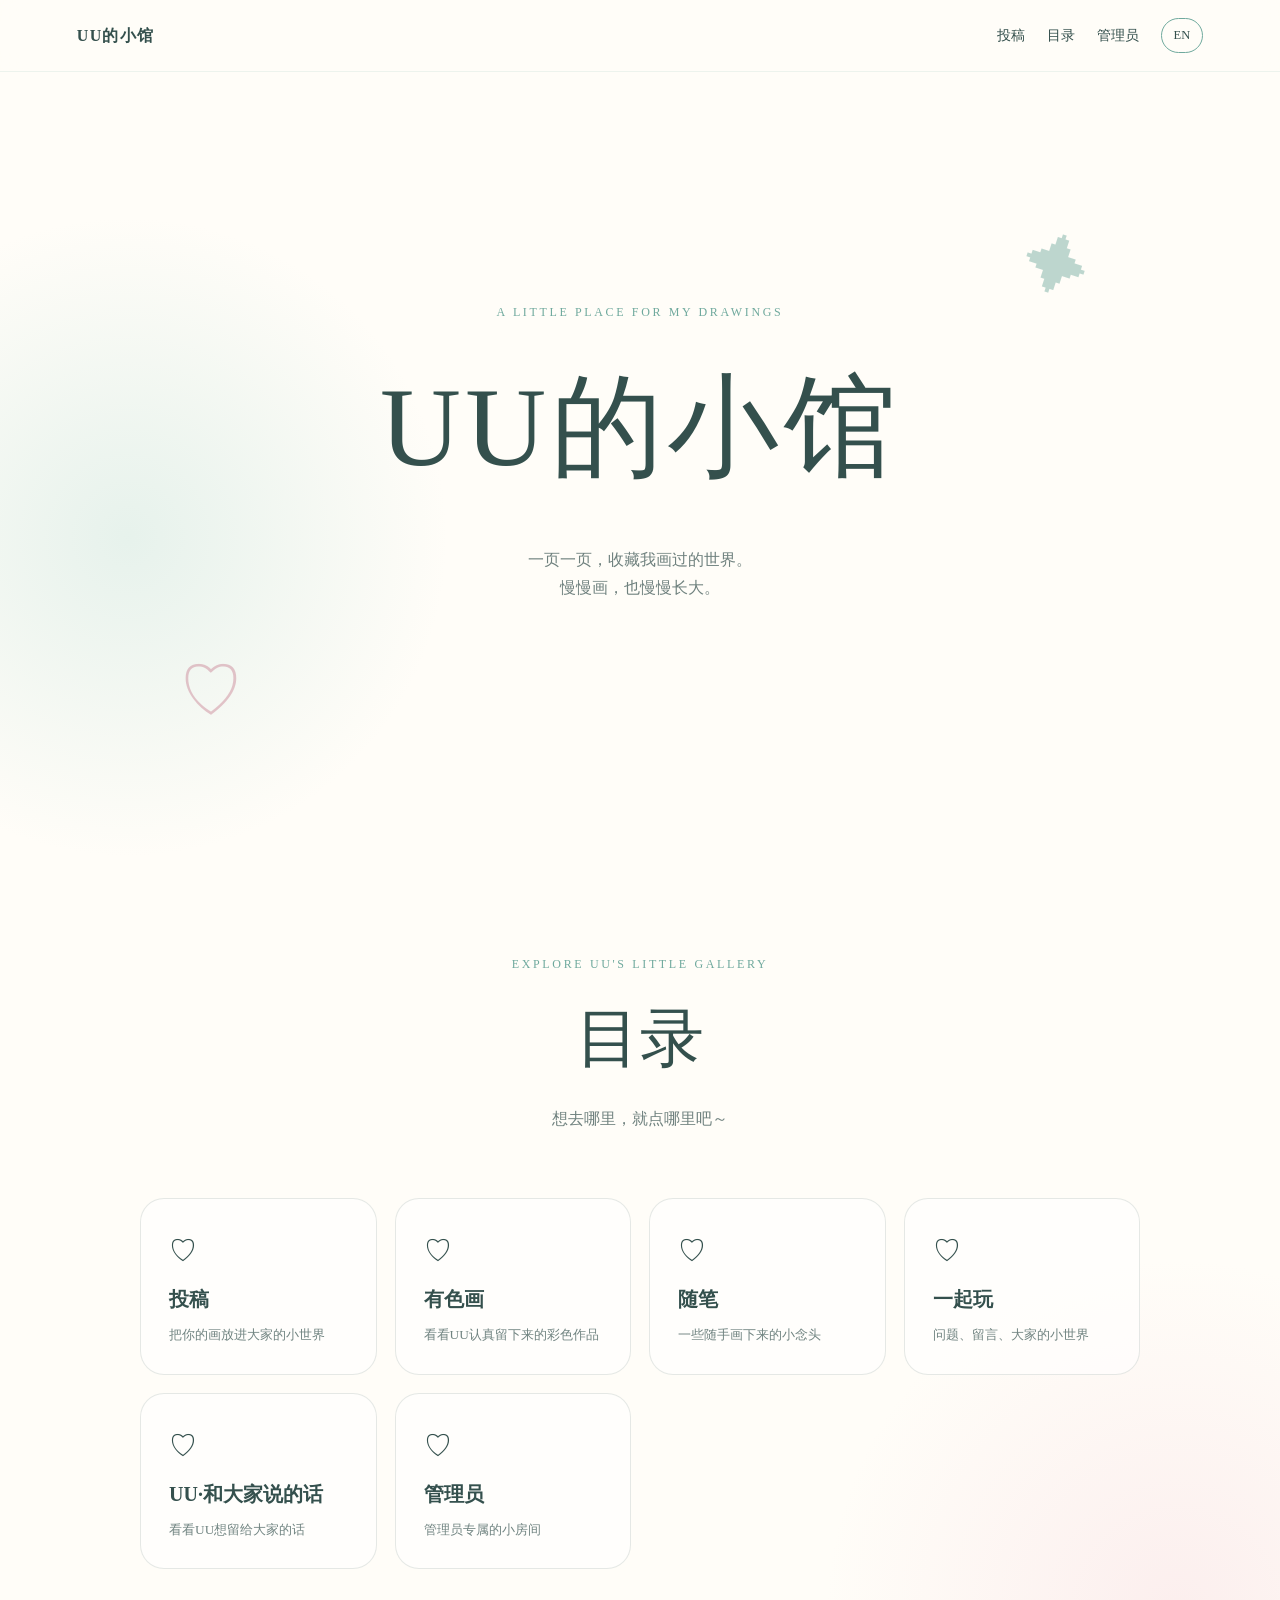
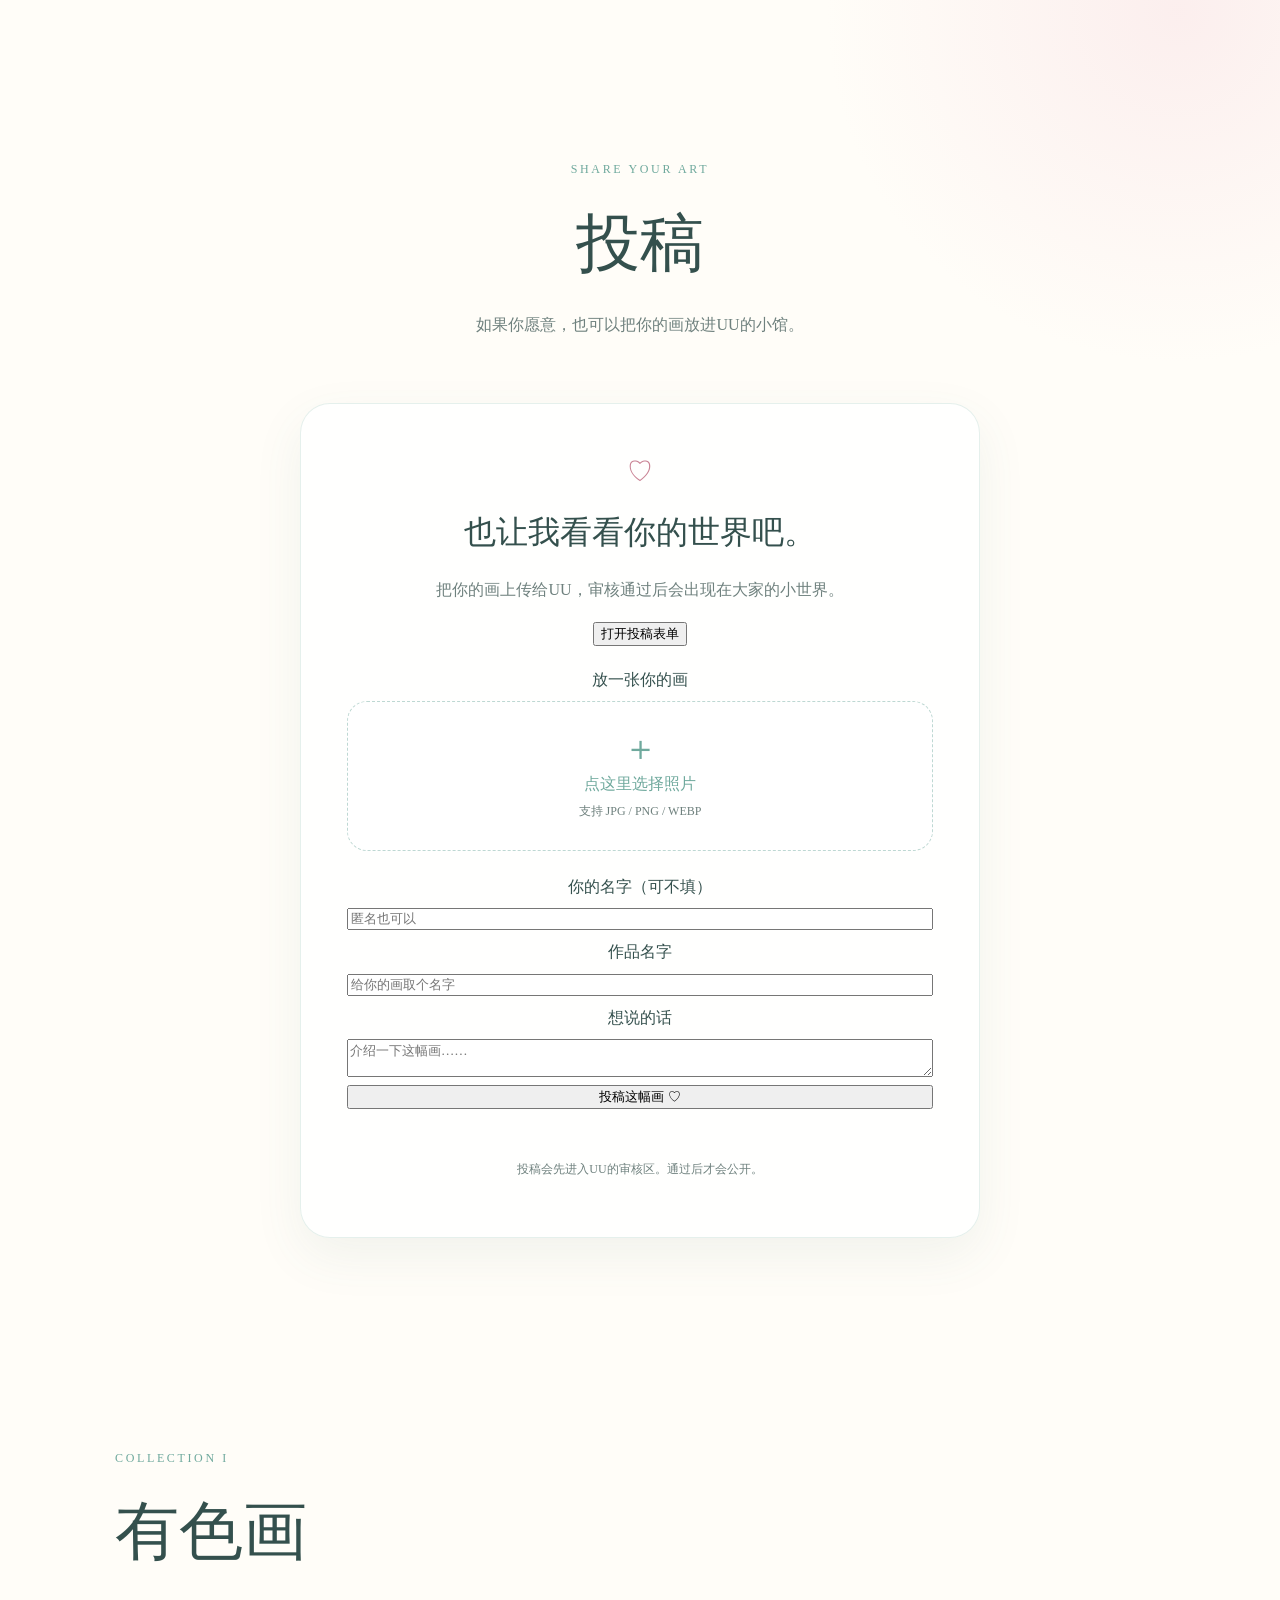
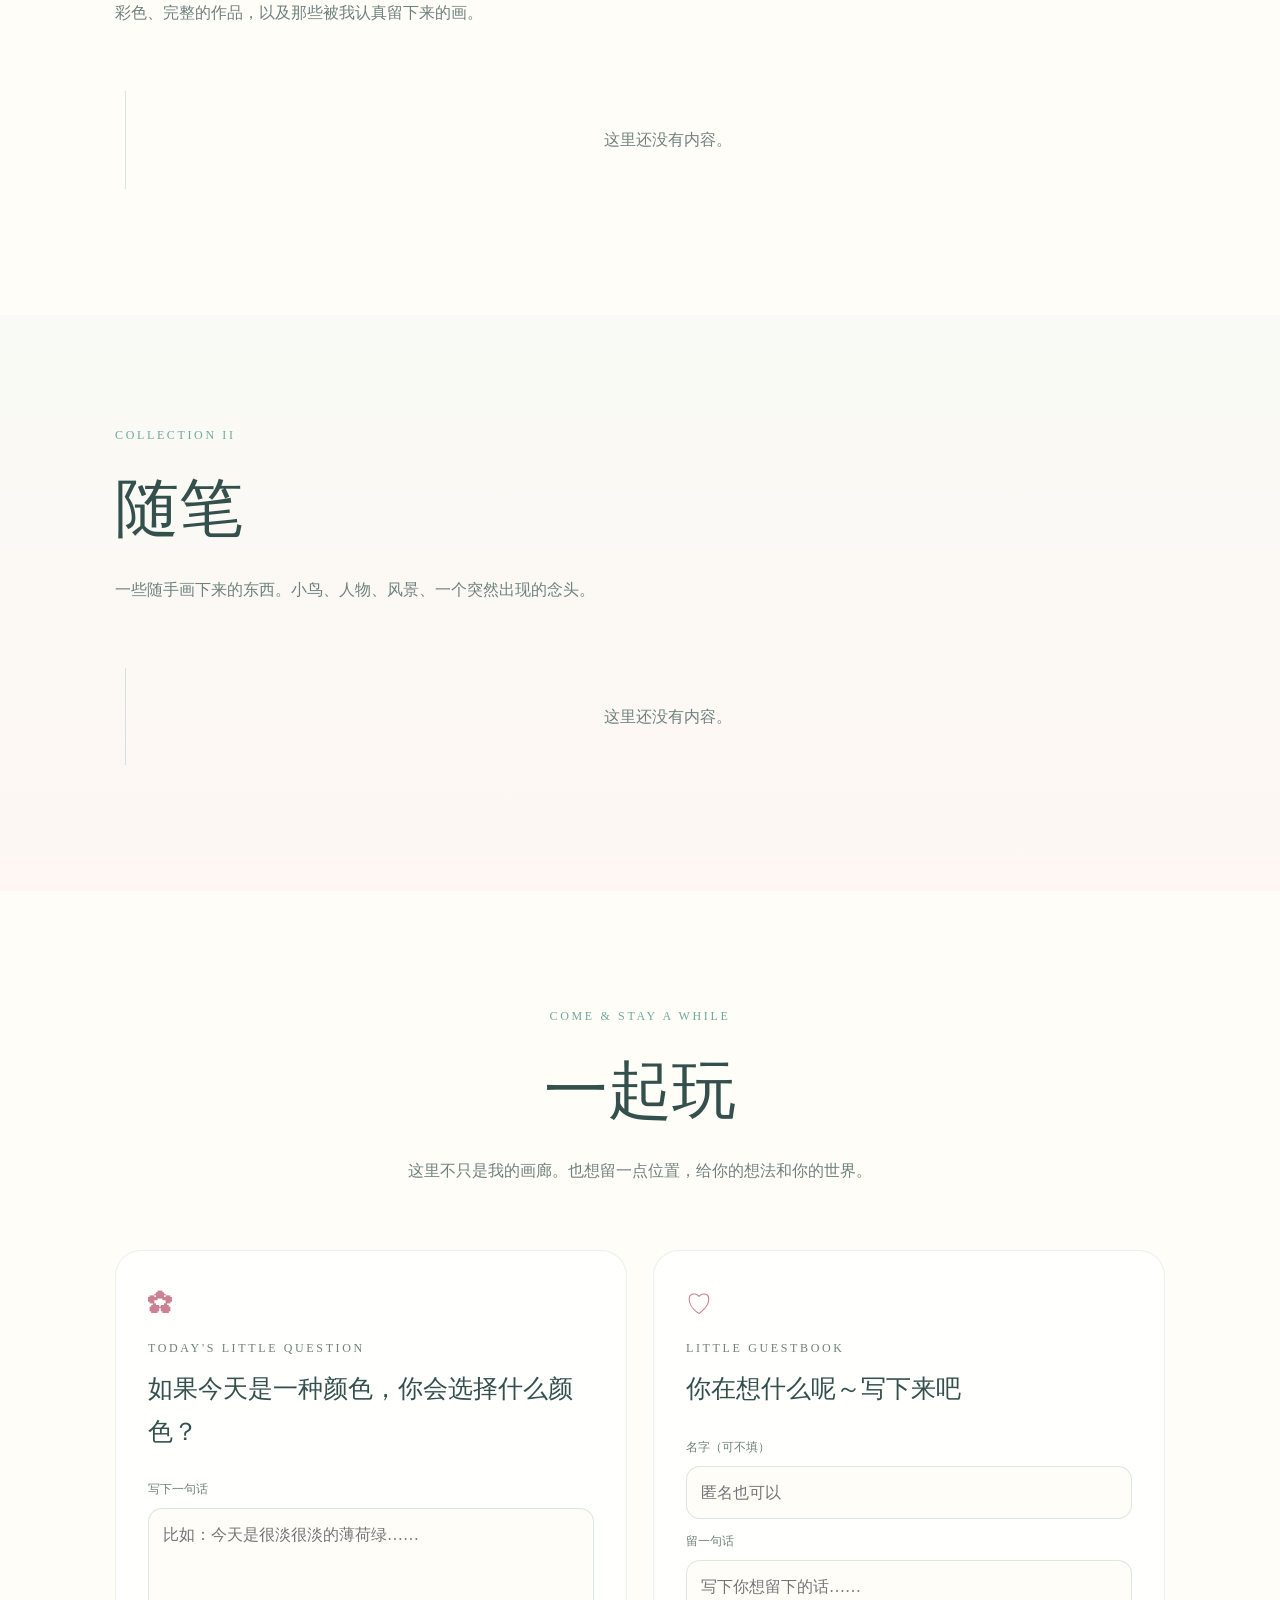
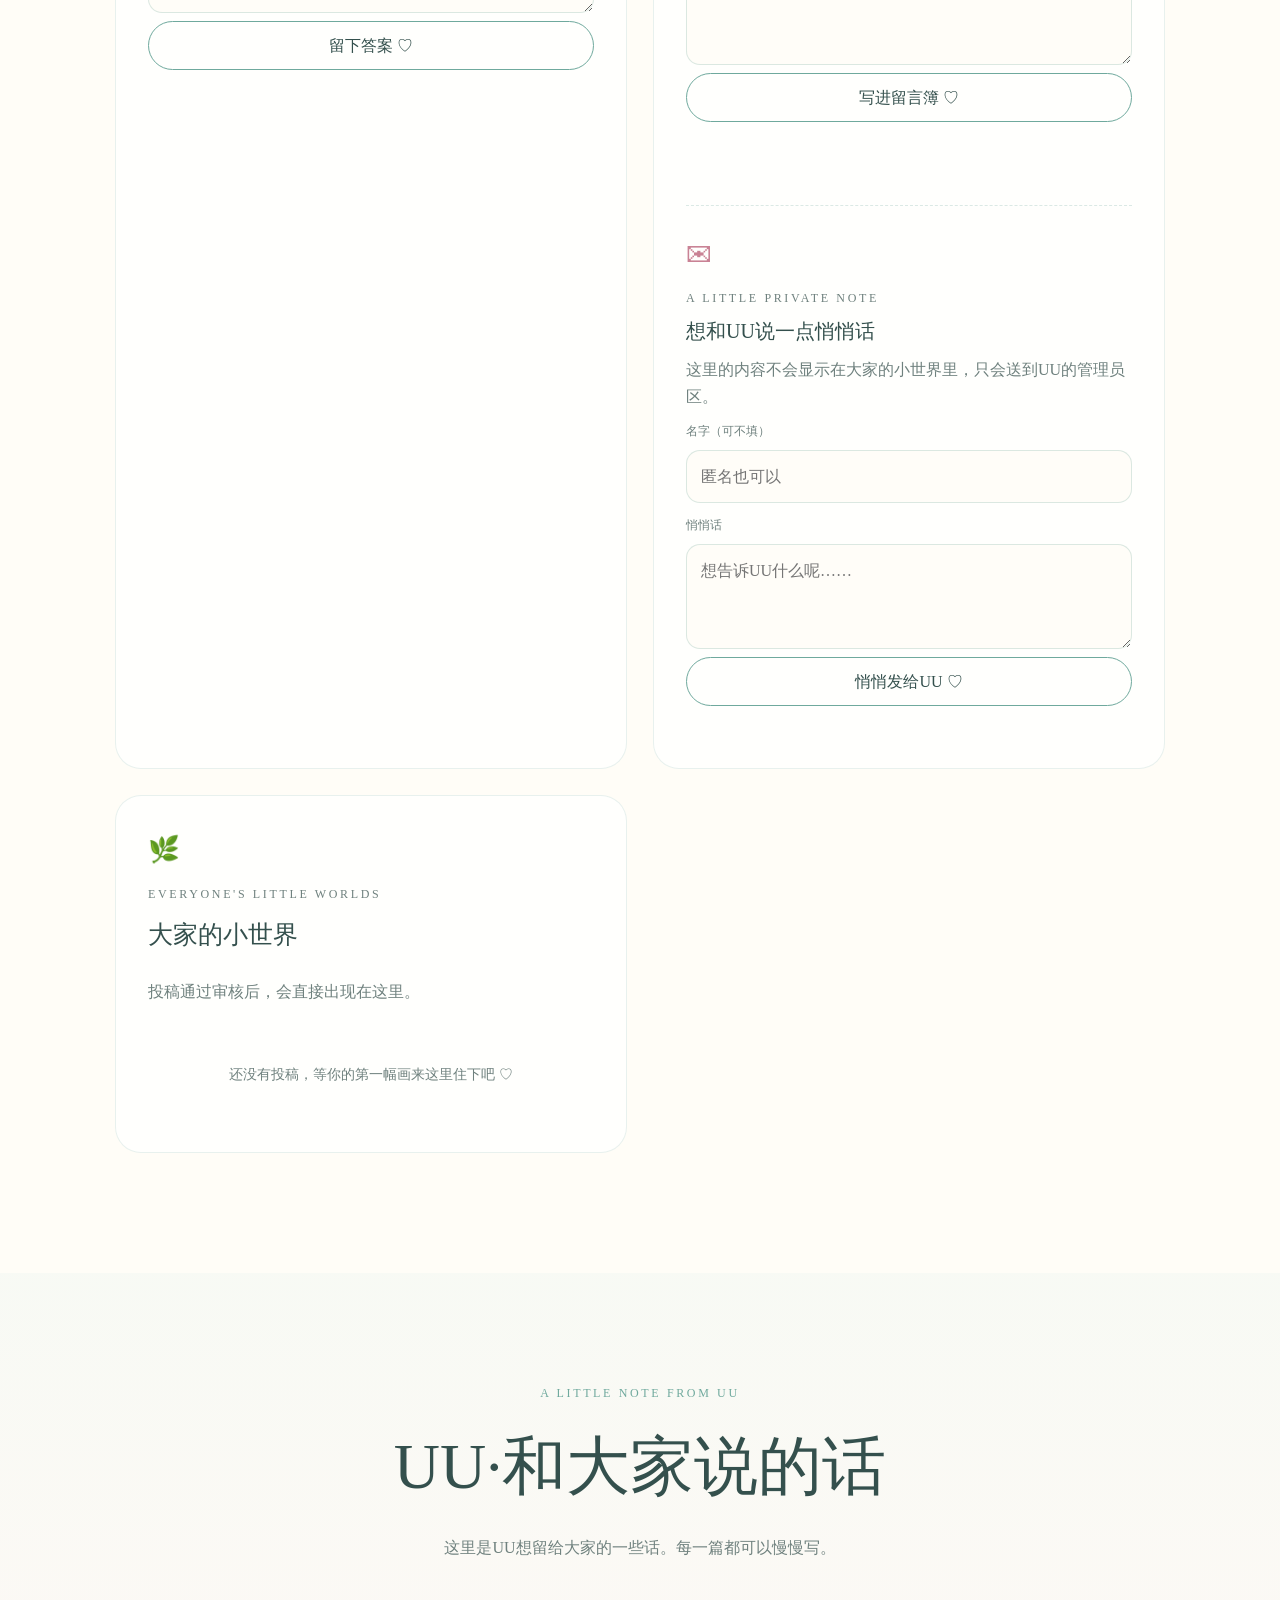
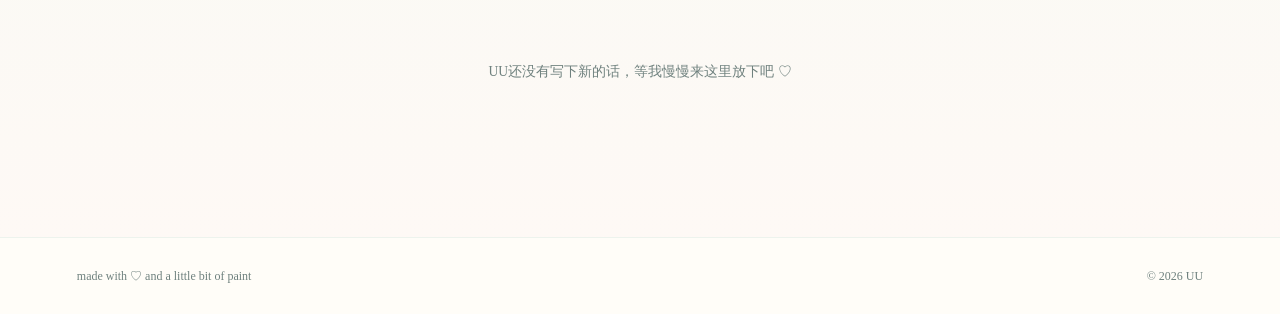
<file: index.html>
<!DOCTYPE html>
<html lang="zh-CN">
<head>
  <meta charset="UTF-8" />
  <meta name="viewport" content="width=device-width, initial-scale=1.0" />
  <title>UU的小馆</title>
  <meta name="description" content="UU的小馆 · 一个收藏画画、随笔和大家小世界的地方" />
  <link rel="stylesheet" href="style.css" />
</head>

<body>
<header class="site-header">
  <a class="logo" href="#home">UU的小馆</a>
  <nav>
    <a href="#submit" data-i18n="navSubmit">投稿</a>
    <a href="#directory" data-i18n="navDirectory">目录</a>
    <a href="#admin" class="admin-link" data-i18n="navAdmin">审核</a>
    <button class="language-button" id="language-toggle" type="button" aria-label="Switch language">EN</button>
  </nav>
</header>

<main>
  <section id="home" class="hero">
    <div class="hero-decoration leaf-one">✦</div>
    <div class="hero-decoration leaf-two">♡</div>
    <p class="eyebrow" data-i18n="heroEyebrow">A LITTLE PLACE FOR MY DRAWINGS</p>
    <h1 data-i18n="heroTitle">UU的小馆</h1>
    <p class="intro" data-i18n="heroIntro">一页一页，收藏我画过的世界。<br>慢慢画，也慢慢长大。</p>
  </section>

  <section id="directory" class="directory-section">
    <div class="section-heading centered">
      <p class="eyebrow">EXPLORE UU'S LITTLE GALLERY</p>
      <h2 data-i18n="directoryTitle">目录</h2>
      <p data-i18n="directoryDesc">想去哪里，就点哪里吧～</p>
    </div>
    <div class="directory-grid">
      <a class="directory-card" href="#submit"><span>♡</span><strong data-i18n="navSubmit">投稿</strong><small data-i18n="directorySubmit">把你的画放进大家的小世界</small></a>
      <a class="directory-card" href="#colored"><span>♡</span><strong data-i18n="navColored">有色画</strong><small data-i18n="directoryColored">看看UU认真留下来的彩色作品</small></a>
      <a class="directory-card" href="#sketches"><span>♡</span><strong data-i18n="navSketches">随笔</strong><small data-i18n="directorySketches">一些随手画下来的小念头</small></a>
      <a class="directory-card" href="#together"><span>♡</span><strong data-i18n="navTogether">一起玩</strong><small data-i18n="directoryTogether">问题、留言、大家的小世界</small></a>
      <a class="directory-card" href="#uu-talk"><span>♡</span><strong data-i18n="navUuTalk">UU·和大家说的话</strong><small data-i18n="directoryUuTalk">看看UU想留给大家的话</small></a>
      <a class="directory-card" href="#admin"><span>♡</span><strong data-i18n="navAdmin">审核</strong><small data-i18n="directoryAdmin">管理员专属的小房间</small></a>
    </div>
  </section>

  <section id="submit" class="submission-section">
    <div class="section-heading centered">
      <p class="eyebrow">SHARE YOUR ART</p>
      <h2 data-i18n="submissionPageTitle">投稿</h2>
      <p data-i18n="submissionPageDesc">如果你愿意，也可以把你的画放进UU的小馆。</p>
    </div>
    <div class="submission-card">
      <span class="card-symbol">♡</span>
      <h3 data-i18n="shareTitle">也让我看看你的世界吧。</h3>
      <p data-i18n="shareDesc">以后这里可以接上真正的投稿系统，让大家分享自己的画。</p>
      <button type="button" id="share-preview-button" data-i18n="previewSubmission">打开投稿表单</button>
      <div id="share-preview" class="share-preview hidden">
        <label for="share-image" data-i18n="choosePhoto">放一张你的画</label>
        <label class="upload-box" for="share-image">
          <span class="upload-icon">＋</span>
          <span data-i18n="uploadPhoto">点这里选择照片</span>
          <small data-i18n="uploadHint">支持 JPG / PNG / WEBP</small>
        </label>
        <input id="share-image" class="visually-hidden" type="file" accept="image/*" />
        <div id="share-image-preview" class="upload-preview hidden"></div>
        <label for="share-name" data-i18n="submissionName">你的名字（可不填）</label>
        <input id="share-name" maxlength="40" data-i18n-placeholder="submissionNamePlaceholder" placeholder="匿名也可以" />
        <label for="share-title" data-i18n="artName">作品名字</label>
        <input id="share-title" maxlength="60" data-i18n-placeholder="artNamePlaceholder" placeholder="给你的画取个名字" />
        <label for="share-note" data-i18n="sayAboutArt">想说的话</label>
        <textarea id="share-note" maxlength="240" data-i18n-placeholder="artNotePlaceholder" placeholder="介绍一下这幅画……"></textarea>
        <button type="button" id="share-submit-button" data-i18n="submitArt">投稿这幅画 ♡</button>
        <p class="form-message" id="share-message" aria-live="polite"></p>
        <p class="small-note" data-i18n="submissionNote">现在这里可以选择照片并预览。真正公开上线后，还需要连接服务器保存投稿、审核和安全过滤。</p>
      </div>
    </div>
  </section>

  <section id="colored" class="gallery-section">
    <div class="section-heading">
      <p class="eyebrow">COLLECTION I</p>
      <h2 data-i18n="coloredTitle">有色画</h2>
      <p data-i18n="coloredDesc">彩色、完整的作品，以及那些被我认真留下来的画。</p>
    </div>
    <div id="colored-gallery" class="timeline"></div>
  </section>

  <section id="sketches" class="gallery-section sketches-section">
    <div class="section-heading">
      <p class="eyebrow">COLLECTION II</p>
      <h2 data-i18n="sketchTitle">随笔</h2>
      <p data-i18n="sketchDesc">一些随手画下来的东西。小鸟、人物、风景、一个突然出现的念头。</p>
    </div>
    <div id="sketch-gallery" class="timeline"></div>
  </section>

  <section id="together" class="together-section">
    <div class="section-heading centered">
      <p class="eyebrow">COME & STAY A WHILE</p>
      <h2 data-i18n="togetherTitle">一起玩</h2>
      <p data-i18n="togetherDesc">这里不只是我的画廊。也想留一点位置，给你的想法和你的世界。</p>
    </div>

    <div class="interaction-grid">
      <article class="interaction-card">
        <span class="card-symbol">✿</span>
        <p class="eyebrow">TODAY'S LITTLE QUESTION</p>
        <h3 id="question-title" data-i18n="questionTitle">如果今天是一种颜色，你会选择什么颜色？</h3>
        <form id="question-form">
          <label for="question-answer" data-i18n="writeOne">写下一句话</label>
          <textarea id="question-answer" maxlength="180" data-i18n-placeholder="questionPlaceholder" placeholder="比如：今天是很淡很淡的薄荷绿……"></textarea>
          <button type="submit" data-i18n="leaveAnswer">留下答案 ♡</button>
          <p class="form-message" id="question-message" aria-live="polite"></p>
        </form>
      </article>

      <article class="interaction-card">
        <span class="card-symbol">♡</span>
        <p class="eyebrow">LITTLE GUESTBOOK</p>
        <h3 data-i18n="guestbookTitle">你在想什么呢～写下来吧</h3>
        <form id="guestbook-form">
          <label for="guest-name" data-i18n="nameOptional">名字（可不填）</label>
          <input id="guest-name" maxlength="40" data-i18n-placeholder="anonymous" placeholder="匿名也可以" />
          <label for="guest-message" data-i18n="leaveMessage">留一句话</label>
          <textarea id="guest-message" maxlength="240" data-i18n-placeholder="messagePlaceholder" placeholder="写下你想留下的话……"></textarea>
          <button type="submit" data-i18n="writeGuestbook">写进留言簿 ♡</button>
          <p class="form-message" id="guestbook-message" aria-live="polite"></p>
        </form>
        <div id="guestbook-list" class="guestbook-list"></div>
        <div class="private-note-inline">
          <span class="card-symbol">✉</span>
          <p class="eyebrow">A LITTLE PRIVATE NOTE</p>
          <h4 data-i18n="privateNoteTitle">想和UU说一点悄悄话</h4>
          <p data-i18n="privateNoteDesc">这里的内容不会公开，只有UU登录管理员后才能看到。</p>
          <form id="private-message-form">
            <label for="private-name" data-i18n="nameOptional">名字（可不填）</label>
            <input id="private-name" maxlength="40" data-i18n-placeholder="anonymous" placeholder="匿名也可以" />
            <label for="private-message" data-i18n="privateMessageLabel">悄悄话</label>
            <textarea id="private-message" maxlength="500" data-i18n-placeholder="privateMessagePlaceholder" placeholder="想告诉UU什么呢……"></textarea>
            <button type="submit" data-i18n="sendPrivateMessage">悄悄发给UU ♡</button>
            <p class="form-message" id="private-message-status" aria-live="polite"></p>
          </form>
        </div>
      </article>

      <article class="interaction-card">
        <span class="card-symbol">🌿</span>
        <p class="eyebrow">EVERYONE'S LITTLE WORLDS</p>
        <h3 data-i18n="worldsTitle">大家的小世界</h3>
        <p data-i18n="worldsDesc">投稿通过审核后，会直接出现在这里。</p>
        <div id="community-gallery" class="community-gallery"></div>
        <p id="community-empty" class="community-empty" data-i18n="communityEmpty">还没有投稿，等你的第一幅画来这里住下吧 ♡</p>
      </article>
    </div>
  </section>

  <section id="uu-talk" class="uu-talk-section">
    <div class="section-heading centered">
      <p class="eyebrow">A LITTLE NOTE FROM UU</p>
      <h2 data-i18n="uuTalkTitle" data-content-key="uuTalkTitle">UU·和大家说的话</h2>
      <p data-i18n="uuTalkDesc" data-content-key="uuTalkDesc">这里是UU想留给大家的一些话。每一篇都可以慢慢写。</p>
    </div>
    <div id="uu-talk-list" class="uu-talk-list"></div>
    <p id="uu-talk-empty" class="community-empty" data-i18n="uuTalkEmpty">UU还没有写下新的话，等我慢慢来这里放下吧 ♡</p>
  </section>

  <section id="admin" class="admin-section">
    <div class="section-heading centered">
      <p class="eyebrow">PRIVATE CORNER</p>
      <h2 data-i18n="adminTitle">管理员小房间</h2>
      <p data-i18n="adminDesc">登录后，可以直接修改网站文字、每周问题、我的画，并审核投稿和查看私信。</p>
    </div>
    <div class="admin-card">
      <div id="admin-locked">
        <span class="card-symbol">♡</span>
        <h3 data-i18n="adminLockedTitle">UU的管理员入口</h3>
        <p data-i18n="adminLockedDesc">只有管理员登录后才能打开这个小房间。</p>
        <input id="admin-password" type="password" autocomplete="off" data-i18n-placeholder="adminPasswordPlaceholder" placeholder="管理员密码" />
        <button type="button" id="admin-unlock" data-i18n="adminUnlock">登录管理员</button>
        <p id="admin-message" class="form-message" aria-live="polite"></p>
        <p class="small-note" data-i18n="adminLoginHint">当前版本是静态网站演示：管理员入口会在这台浏览器上保存内容。真正公开上线时，可以再接服务器登录，让管理员权限真正安全。</p>
      </div>
      <div id="admin-panel" class="hidden">
        <div class="admin-topline"><div><span class="admin-dot"></span><strong data-i18n="adminPanelTitle">UU的管理后台</strong></div><button type="button" id="admin-lock" class="text-button" data-i18n="adminLock">退出</button></div>
        <div class="admin-tabs">
          <button type="button" class="admin-tab active" data-admin-tab="editor" data-i18n="adminText">网站文字</button>
          <button type="button" class="admin-tab" data-admin-tab="myart" data-i18n="adminMyArt">我的画</button>
          <button type="button" class="admin-tab" data-admin-tab="submissions" data-i18n="adminSubmissions">投稿审核</button>
          <button type="button" class="admin-tab" data-admin-tab="messages" data-i18n="adminMessages">私信</button>
          <button type="button" class="admin-tab" data-admin-tab="talk" data-i18n="adminTalk">UU的话</button>
        </div>
        <div id="admin-editor-panel"></div>
        <div id="admin-myart-panel" class="hidden"></div>
        <div id="admin-submissions-panel" class="hidden"></div>
        <div id="admin-messages-panel" class="hidden"></div>
        <div id="admin-talk-panel" class="hidden"></div>
      </div>
    </div>
  </section>


</main>

<footer>
  <span>made with ♡ and a little bit of paint</span>
  <span>© 2026 UU</span>
</footer>

<script src="script.js"></script>
</body>
</html>
</file>
<file: style.css>
:root {
  --cream:#fffdf8; --paper:#f8f5ee; --mint:#b9ddd5; --mint-deep:#6fa99d;
  --pink:#f3c9d3; --pink-deep:#c98294; --ink:#34504d; --soft-ink:#6f817e;
  --line:rgba(111,169,157,.28); --white:#fff;
}
*{box-sizing:border-box}
html{scroll-behavior:smooth}
body{margin:0;color:var(--ink);background:radial-gradient(circle at 10% 8%,rgba(185,221,213,.35),transparent 20rem),radial-gradient(circle at 92% 24%,rgba(243,201,211,.28),transparent 22rem),var(--cream);font-family:"KaiTi","STKaiti","楷体",serif;line-height:1.7}
a{color:inherit;text-decoration:none}
.site-header{position:sticky;top:0;z-index:20;display:flex;justify-content:space-between;align-items:center;padding:18px 6vw;background:rgba(255,253,248,.88);backdrop-filter:blur(12px);border-bottom:1px solid rgba(111,169,157,.12)}
.logo{font-size:1rem;letter-spacing:.08em;font-weight:600}
nav{display:flex;align-items:center;gap:22px;font-size:.88rem}
nav a:hover{color:var(--pink-deep)}
.language-button{border:1px solid var(--mint-deep);background:transparent;color:var(--ink);border-radius:999px;padding:6px 12px;cursor:pointer;font:inherit;font-size:.78rem}
.language-button:hover{background:var(--mint)}
.hero{min-height:88vh;display:flex;flex-direction:column;justify-content:center;align-items:center;text-align:center;padding:80px 24px;position:relative;overflow:hidden}
.hero h1{margin:0;font-family:"KaiTi","STKaiti","楷体",serif;font-size:clamp(3rem,9vw,7rem);font-weight:400;letter-spacing:.04em}
.eyebrow{margin:0 0 10px;color:var(--mint-deep);font-size:.75rem;letter-spacing:.22em;text-transform:uppercase}
.intro{margin:24px 0 34px;color:var(--soft-ink);font-family:"KaiTi","STKaiti","楷体",serif}
.enter-button,.interaction-card button{display:inline-block;border:1px solid var(--mint-deep);border-radius:999px;padding:10px 22px;background:transparent;color:var(--ink);cursor:pointer;font:inherit;transition:.25s ease}
.enter-button:hover,.interaction-card button:hover{background:var(--mint);transform:translateY(-2px)}
.hero-decoration{position:absolute;font-size:4rem;opacity:.45;color:var(--mint-deep)}
.leaf-one{top:18%;right:15%;transform:rotate(18deg)}.leaf-two{bottom:15%;left:14%;color:var(--pink-deep)}
.gallery-section{width:min(1050px,88vw);margin:0 auto;padding:110px 0}
.section-heading{max-width:650px;margin-bottom:65px}.section-heading h2,.about-section h2{margin:0 0 12px;font-family:"KaiTi","STKaiti","楷体",serif;font-size:clamp(2.2rem,5vw,4rem);font-weight:400}.section-heading>p:last-child{color:var(--soft-ink);margin:0}.centered{margin-left:auto;margin-right:auto;text-align:center}
.timeline{position:relative;padding-left:55px}.timeline::before{content:"";position:absolute;left:10px;top:0;bottom:0;width:1px;background:var(--line)}
.year-block{position:relative;margin-bottom:80px}.year-block::before{content:"";position:absolute;left:-50px;top:9px;width:11px;height:11px;border:3px solid var(--cream);border-radius:50%;background:var(--mint-deep);box-shadow:0 0 0 1px var(--mint-deep)}
.year{margin:0 0 28px;font-family:"KaiTi","STKaiti","楷体",serif;font-size:1.8rem;font-weight:500}.month{margin:28px 0 16px;color:var(--pink-deep);font-size:.85rem;letter-spacing:.16em}
.art-grid{display:grid;grid-template-columns:repeat(2,minmax(0,1fr));gap:34px}.art-card{background:rgba(255,255,255,.68);border-radius:22px;padding:14px;box-shadow:0 12px 35px rgba(62,87,82,.07);transition:.25s ease}.art-card:hover{transform:translateY(-5px);box-shadow:0 18px 45px rgba(62,87,82,.12)}
.art-image{width:100%;aspect-ratio:4/3;object-fit:cover;display:block;border-radius:15px;background:var(--paper)}.art-info{padding:15px 8px 7px}.art-title{margin:0;font-family:"KaiTi","STKaiti","楷体",serif;font-size:1.15rem}.art-date{margin:3px 0 0;color:var(--soft-ink);font-size:.78rem}.art-note{margin:10px 0 0;color:var(--soft-ink);font-size:.88rem}
.series-card{grid-column:1/-1;background:rgba(255,255,255,.72);border-radius:24px;padding:18px;box-shadow:0 12px 35px rgba(62,87,82,.07)}
.series-head{display:flex;justify-content:space-between;gap:20px;align-items:flex-start;padding:3px 5px 16px}.series-title{margin:0;font-family:"KaiTi","STKaiti","楷体",serif;font-size:1.3rem}.series-meta{color:var(--soft-ink);font-size:.78rem;margin:3px 0}.series-note{color:var(--soft-ink);font-size:.88rem;margin:5px 0 0}.series-grid{display:grid;grid-template-columns:repeat(3,minmax(0,1fr));gap:10px}.series-grid .art-image{aspect-ratio:1/1}.series-badge{white-space:nowrap;padding:5px 10px;border-radius:999px;background:rgba(185,221,213,.35);font-size:.72rem;color:var(--mint-deep)}
.sketches-section{width:100%;padding-left:max(6vw,calc((100vw - 1050px)/2));padding-right:max(6vw,calc((100vw - 1050px)/2));background:linear-gradient(180deg,rgba(185,221,213,.08),rgba(243,201,211,.12))}
.sketches-section .timeline{max-width:1050px}.sketches-section .art-card,.sketches-section .series-card{background:rgba(255,253,248,.8)}
.together-section{padding:115px 6vw 120px;background:rgba(255,253,248,.55)}.interaction-grid{width:min(1050px,100%);margin:0 auto;display:grid;grid-template-columns:repeat(2,minmax(0,1fr));gap:26px}
.interaction-card{padding:32px;border-radius:26px;background:rgba(255,255,255,.78);border:1px solid rgba(111,169,157,.16)}.interaction-card h3{margin:0 0 22px;font-family:"KaiTi","STKaiti","楷体",serif;font-size:1.55rem;font-weight:400}.interaction-card p{color:var(--soft-ink)}
.card-symbol{display:block;font-size:1.6rem;margin-bottom:12px;color:var(--pink-deep)}.interaction-card form{display:grid;gap:8px}.interaction-card label{font-size:.78rem;color:var(--soft-ink);margin-top:4px}
.interaction-card input,.interaction-card textarea{width:100%;border:1px solid rgba(111,169,157,.25);border-radius:14px;padding:12px 14px;background:var(--cream);color:var(--ink);font:inherit;font-size:16px;outline:none}.interaction-card textarea{min-height:105px;resize:vertical}.interaction-card input:focus,.interaction-card textarea:focus{border-color:var(--mint-deep);box-shadow:0 0 0 3px rgba(185,221,213,.3)}
.form-message{min-height:1.4em;margin:4px 0 0!important;font-size:.8rem;color:var(--mint-deep)!important}.guestbook-list{margin-top:25px;display:grid;gap:12px}.guest-note{padding:13px 15px;border-radius:15px;background:rgba(243,201,211,.18);font-size:.86rem}.guest-note strong{color:var(--pink-deep)}
.reply-list{margin:9px 0 0 16px;padding-left:13px;border-left:1px solid var(--line);display:grid;gap:7px}.reply-note{font-size:.78rem;color:var(--soft-ink)}.reply-note strong{color:var(--mint-deep)}
.reply-button{border:0!important;padding:2px 0!important;background:none!important;color:var(--mint-deep)!important;font-size:.75rem!important;transform:none!important}.reply-form{margin-top:8px;display:grid;gap:6px}.reply-form.hidden{display:none}
.small-note{font-size:.75rem!important}.hidden{display:none}.share-preview{margin-top:20px;display:grid;gap:8px}
.upload-box{min-height:150px;border:1.5px dashed rgba(111,169,157,.45);border-radius:20px;background:rgba(255,255,255,.65);display:flex;flex-direction:column;align-items:center;justify-content:center;gap:4px;cursor:pointer;color:var(--mint-deep);transition:transform .2s ease,border-color .2s ease,background .2s ease}
.upload-box:hover{transform:translateY(-2px);border-color:rgba(111,169,157,.75);background:rgba(255,255,255,.9)}
.upload-icon{font-size:2.2rem;line-height:1;font-family:"Times New Roman",Times,serif}
.upload-box small{color:var(--soft-ink);font-size:.75rem}
.upload-preview{margin-top:6px;border-radius:18px;overflow:hidden;background:var(--paper);max-height:360px}
.upload-preview img{width:100%;max-height:360px;object-fit:contain;display:block}
.visually-hidden{position:absolute;width:1px;height:1px;padding:0;margin:-1px;overflow:hidden;clip:rect(0,0,0,0);white-space:nowrap;border:0}
.world-placeholder{display:grid;grid-template-columns:repeat(3,1fr);gap:12px;margin-top:25px}.world-placeholder div{min-height:120px;border-radius:18px;display:flex;flex-direction:column;justify-content:center;align-items:center;background:linear-gradient(145deg,rgba(185,221,213,.3),rgba(243,201,211,.25));font-size:1.8rem}.world-placeholder span{font-size:.72rem;color:var(--soft-ink);margin-top:5px}
.about-section{width:min(900px,88vw);margin:0 auto;padding:120px 0;display:grid;grid-template-columns:1fr 1fr;gap:70px}.about-text{color:var(--soft-ink);font-family:"KaiTi","STKaiti","楷体",serif}
footer{display:flex;justify-content:space-between;gap:20px;padding:28px 6vw;color:var(--soft-ink);font-size:.75rem;border-top:1px solid rgba(111,169,157,.12)}
@media(max-width:700px){.site-header{padding:15px 5vw}.site-header nav{gap:9px;font-size:.72rem}.gallery-section{padding:75px 0}.timeline{padding-left:35px}.timeline::before{left:6px}.year-block::before{left:-39px}.art-grid,.interaction-grid{grid-template-columns:1fr}.series-grid{grid-template-columns:repeat(2,minmax(0,1fr))}.about-section{grid-template-columns:1fr;gap:25px;padding:80px 0}footer{flex-direction:column}.world-placeholder{grid-template-columns:1fr}}


/* English uses Times New Roman; Chinese uses KaiTi. */
body.language-en, body.language-en button, body.language-en input, body.language-en textarea {
  font-family:"Times New Roman", Times, serif;
}

.submission-section {
  min-height:82vh;
  display:flex;
  flex-direction:column;
  justify-content:center;
  padding:100px 0;
  scroll-margin-top:70px;
}
.submission-card {
  width:min(680px,88vw);
  margin:0 auto;
  padding:46px;
  border-radius:30px;
  background:rgba(255,255,255,.82);
  border:1px solid rgba(111,169,157,.18);
  box-shadow:0 18px 50px rgba(80,110,105,.08);
  text-align:center;
}
.submission-card h3 {margin:0 0 16px;font-family:"KaiTi","STKaiti","楷体",serif;font-size:2rem;font-weight:400}
.submission-card p {color:var(--soft-ink)}
body.language-en .submission-card h3 {font-family:"Times New Roman",Times,serif}

/* 🌷 中文统一用楷体；英文页面用 Times New Roman。 */
body, body button, body input, body textarea, body select {
  font-family:"KaiTi","STKaiti","Kaiti SC","楷体",serif;
}
body.language-en, body.language-en button, body.language-en input, body.language-en textarea, body.language-en select {
  font-family:"Times New Roman",Times,serif;
}
body.language-en [lang="zh"], body.language-en .logo { font-family:"KaiTi","STKaiti","Kaiti SC","楷体",serif; }

.community-gallery{display:grid;grid-template-columns:repeat(2,minmax(0,1fr));gap:18px;margin-top:24px}
.community-card{overflow:hidden;border-radius:20px;background:rgba(255,255,255,.78);border:1px solid rgba(111,169,157,.14);box-shadow:0 10px 28px rgba(62,87,82,.06)}
.community-card img{width:100%;aspect-ratio:4/3;object-fit:cover;display:block;background:var(--paper)}
.community-info{padding:15px 16px 17px}.community-info h4{margin:0;font-size:1.15rem;font-weight:400}.community-info p{margin:4px 0 0;color:var(--soft-ink);font-size:.84rem}.community-info .community-by{color:var(--pink-deep);font-size:.75rem}
.community-empty{text-align:center;font-size:.85rem;color:var(--soft-ink);padding:20px 0}
.admin-section{display:none!important;padding:110px 6vw 120px;background:linear-gradient(180deg,rgba(243,201,211,.1),rgba(185,221,213,.12));scroll-margin-top:70px}
.admin-card{width:min(900px,100%);margin:0 auto;padding:38px;border-radius:28px;background:rgba(255,255,255,.84);border:1px solid rgba(111,169,157,.18);box-shadow:0 18px 50px rgba(80,110,105,.08)}
#admin-locked{max-width:430px;margin:0 auto;text-align:center;display:grid;gap:10px}#admin-locked h3{margin:0;font-size:1.6rem;font-weight:400}#admin-locked p{color:var(--soft-ink)}#admin-password{width:100%;border:1px solid rgba(111,169,157,.25);border-radius:14px;padding:12px 14px;background:var(--cream);font:inherit;font-size:16px;outline:none}
.admin-topline{display:flex;justify-content:space-between;align-items:center}.admin-topline>div{display:flex;align-items:center;gap:8px}.admin-dot{width:8px;height:8px;border-radius:50%;background:var(--mint-deep);display:inline-block}.text-button{border:0!important;background:none!important;color:var(--mint-deep)!important;padding:3px 6px!important;cursor:pointer;font:inherit}.danger-text{color:var(--pink-deep)!important}
.admin-tabs{display:flex;gap:8px;margin:22px 0;border-bottom:1px solid var(--line);padding-bottom:8px}.admin-tab{border:0!important;background:transparent!important;color:var(--soft-ink)!important;border-radius:999px!important;padding:8px 14px!important;cursor:pointer;font:inherit}.admin-tab.active{background:rgba(185,221,213,.32)!important;color:var(--ink)!important}
.admin-item{display:grid;grid-template-columns:180px 1fr;gap:20px;padding:18px 0;border-bottom:1px solid rgba(111,169,157,.13)}.admin-item img{width:180px;height:135px;object-fit:cover;border-radius:14px;background:var(--paper)}.admin-item h4,.private-admin-note h4{margin:8px 0 2px;font-size:1.15rem;font-weight:400}.admin-item p,.private-admin-note p{margin:5px 0;color:var(--soft-ink);font-size:.85rem}.admin-author{color:var(--pink-deep)!important}.admin-item-top{display:flex;justify-content:space-between;align-items:center;gap:10px}.admin-item-top small{color:var(--soft-ink);font-size:.7rem}.status-pill{display:inline-block;padding:4px 9px;border-radius:999px;font-size:.7rem;background:rgba(243,201,211,.3);color:var(--pink-deep)}.status-pill.approved,.status-pill.private{background:rgba(185,221,213,.35);color:var(--mint-deep)}.admin-actions{display:flex;gap:8px;margin-top:12px}.admin-actions button{border:1px solid var(--mint-deep);background:transparent;color:var(--ink);border-radius:999px;padding:7px 12px;cursor:pointer;font:inherit}.admin-actions .danger-button{border-color:rgba(201,130,148,.6);color:var(--pink-deep)}.admin-empty{text-align:center;color:var(--soft-ink);padding:35px}.private-admin-note{padding:18px 0;border-bottom:1px solid rgba(111,169,157,.13)}
@media(max-width:700px){.community-gallery{grid-template-columns:1fr}.admin-card{padding:25px 18px}.admin-item{grid-template-columns:1fr}.admin-item img{width:100%;height:auto;aspect-ratio:4/3}.admin-item-top{align-items:flex-start;flex-direction:column}}

/* ===== 管理员编辑后台 ===== */
.admin-editor-grid{display:grid;gap:22px}.editor-section{padding:22px;border:1px solid rgba(111,169,157,.14);border-radius:22px;background:rgba(255,253,248,.62)}.editor-section h3{margin:0 0 16px;font-family:"KaiTi","STKaiti","楷体",serif;font-weight:400;font-size:1.3rem}.editor-field{margin:14px 0}.editor-field>label{display:block;margin-bottom:7px;color:var(--soft-ink);font-size:.8rem}.editor-lang{display:grid;grid-template-columns:1fr 1fr;gap:10px}.editor-lang textarea,.editor-lang>div>textarea{width:100%;min-height:58px;resize:vertical;border:1px solid rgba(111,169,157,.25);border-radius:13px;padding:11px 13px;background:var(--cream);color:var(--ink);font:inherit;font-size:15px}.editor-lang textarea.large{min-height:92px}.editor-lang-label{display:grid;grid-template-columns:1fr 1fr;gap:10px;color:var(--soft-ink);font-size:.68rem;margin-top:4px}.weekly-editor .editor-lang>div{display:grid;gap:8px}.weekly-editor label{color:var(--soft-ink);font-size:.78rem}.admin-save-main{margin-top:18px;border:0;border-radius:999px;padding:11px 20px;background:var(--mint-deep);color:white;cursor:pointer;font:inherit}.my-art-form{display:grid;gap:8px;padding:22px;border:1px solid rgba(111,169,157,.14);border-radius:22px;background:rgba(255,253,248,.62)}.my-art-form h3{margin:0 0 10px;font-weight:400;font-family:"KaiTi","STKaiti","楷体",serif}.my-art-form input,.my-art-form textarea,.my-art-form select{width:100%;border:1px solid rgba(111,169,157,.25);border-radius:13px;padding:11px 13px;background:var(--cream);color:var(--ink);font:inherit}.my-art-form textarea{min-height:90px;resize:vertical}.admin-own-list{display:grid;gap:12px;margin-top:22px}.admin-own-item{display:grid;grid-template-columns:130px 1fr;gap:15px;align-items:start;padding:14px;border-bottom:1px solid rgba(111,169,157,.13)}.admin-own-item img{width:130px;height:100px;object-fit:cover;border-radius:14px}.admin-own-item h4{margin:4px 0;font-weight:400}.admin-own-item p{margin:3px 0;color:var(--soft-ink);font-size:.82rem}.danger-button{border:1px solid rgba(201,130,148,.6)!important;color:var(--pink-deep)!important;background:transparent;border-radius:999px;padding:7px 12px;cursor:pointer;font:inherit}.admin-item .danger-button{border-color:rgba(201,130,148,.6)}
@media(max-width:700px){.editor-lang{grid-template-columns:1fr}.editor-lang-label{display:none}.admin-own-item{grid-template-columns:1fr}.admin-own-item img{width:100%;height:auto;aspect-ratio:4/3}.admin-tabs{overflow-x:auto;flex-wrap:nowrap}.admin-tab{white-space:nowrap}}

.private-note-inline{margin-top:28px;padding-top:26px;border-top:1px dashed rgba(111,169,157,.25)}.private-note-inline h4{margin:0 0 8px;font-family:"KaiTi","STKaiti","楷体",serif;font-size:1.25rem;font-weight:400}.private-note-inline p{margin:6px 0}.admin-top-actions{display:flex;gap:10px;align-items:center}.admin-top-actions .admin-save-main{margin-top:0}.admin-topline{gap:12px;flex-wrap:wrap}

/* ===== UU·和大家说的话 / 私信增强 ===== */
.uu-talk-section{padding:110px 6vw 120px;background:linear-gradient(180deg,rgba(185,221,213,.10),rgba(243,201,211,.08));scroll-margin-top:70px}
.uu-talk-list{width:min(760px,100%);margin:0 auto;display:grid;gap:18px}
.uu-talk-card{padding:28px 30px;border-radius:24px;background:rgba(255,255,255,.82);border:1px solid rgba(111,169,157,.15);box-shadow:0 12px 34px rgba(80,110,105,.06)}
.uu-talk-card h3{margin:5px 0 12px;font-family:"KaiTi","STKaiti","楷体",serif;font-size:1.55rem;font-weight:400}
.uu-talk-card p{margin:0;color:var(--soft-ink);line-height:1.9;white-space:normal}
.uu-talk-date{font-size:.72rem;color:var(--pink-deep)}
body.language-en .uu-talk-card h3{font-family:"Times New Roman",Times,serif}
.admin-private-tools{padding:16px 18px;margin-bottom:16px;border:1px solid rgba(111,169,157,.14);border-radius:18px;background:rgba(255,253,248,.65)}
.blocked-list{display:flex;flex-wrap:wrap;gap:8px;margin-top:10px}.blocked-chip{display:inline-flex;align-items:center;gap:6px;padding:6px 10px;border-radius:999px;background:rgba(243,201,211,.35);color:var(--pink-deep);font-size:.78rem}.blocked-chip button{border:0;background:none;color:inherit;cursor:pointer;font:inherit}
.private-actions{display:flex;flex-wrap:wrap;gap:8px;margin-top:12px}.private-actions button{border:1px solid var(--mint-deep);background:transparent;color:var(--ink);border-radius:999px;padding:7px 12px;cursor:pointer;font:inherit}.private-actions .danger-button{border-color:rgba(201,130,148,.6)}
.private-reply-form{display:grid;gap:8px;margin-top:12px;padding:14px;border-radius:16px;background:rgba(185,221,213,.10)}.private-reply-form textarea{min-height:90px;width:100%;border:1px solid rgba(111,169,157,.25);border-radius:12px;padding:10px 12px;background:var(--cream);font:inherit;resize:vertical}.admin-reply-preview{margin-top:10px;padding:10px 12px;border-left:3px solid var(--mint-deep);background:rgba(185,221,213,.10);border-radius:0 12px 12px 0}.admin-reply-preview p{margin:4px 0 0}
.blocked-label{font-size:.7rem;padding:4px 8px;border-radius:999px;background:rgba(243,201,211,.35);color:var(--pink-deep)}.private-admin-note.is-blocked{opacity:.78}
.admin-talk-editor{margin-top:22px}.admin-talk-editor{display:grid;gap:8px}.admin-talk-editor label{color:var(--soft-ink);font-size:.8rem;margin-top:5px}.admin-talk-editor input,.admin-talk-editor textarea{width:100%;border:1px solid rgba(111,169,157,.25);border-radius:13px;padding:11px 13px;background:var(--cream);color:var(--ink);font:inherit}.admin-talk-editor textarea{min-height:130px;resize:vertical}.admin-talk-list{display:grid;gap:10px;margin-top:20px}.admin-talk-list article{display:flex;justify-content:space-between;gap:16px;align-items:flex-start;padding:15px;border:1px solid rgba(111,169,157,.12);border-radius:16px;background:rgba(255,255,255,.55)}.admin-talk-list strong{font-weight:400}.admin-talk-list small{display:block;color:var(--soft-ink);font-size:.7rem;margin-top:4px}.admin-talk-list p{margin:7px 0 0;color:var(--soft-ink);font-size:.84rem;white-space:pre-wrap}
@media(max-width:700px){.uu-talk-card{padding:22px}.admin-talk-list article{flex-direction:column}.private-actions{flex-direction:column;align-items:stretch}}


/* Directory page */
.directory-section { padding: 90px 7vw; }
.directory-grid { display:grid; grid-template-columns:repeat(auto-fit,minmax(220px,1fr)); gap:18px; max-width:1000px; margin:32px auto 0; }
.directory-card { display:flex; flex-direction:column; gap:8px; padding:28px; border:1px solid rgba(70,100,90,.14); border-radius:24px; text-decoration:none; background:rgba(255,255,255,.55); transition:transform .2s ease, box-shadow .2s ease; }
.directory-card:hover { transform:translateY(-3px); box-shadow:0 12px 30px rgba(70,100,90,.08); }
.directory-card span { font-size:28px; }
.directory-card strong { font-size:20px; }
.directory-card small { opacity:.7; line-height:1.6; }
@media (max-width:650px){ .directory-section{padding:70px 5vw;} .directory-grid{grid-template-columns:1fr 1fr;} .directory-card{padding:20px;} }
/* 多图投稿预览 */
#share-image-preview{display:grid;grid-template-columns:repeat(auto-fill,minmax(92px,1fr));gap:10px}
.upload-thumb{aspect-ratio:1;border-radius:14px;overflow:hidden;background:#f4f8f7}
.upload-thumb img{width:100%;height:100%;object-fit:cover;display:block}

/* Admin room is hidden from normal visitors. Open the private URL with ?admin=1. */
.admin-private-hidden{display:none!important}
.admin-section.admin-visible{display:block!important}
#admin-email,#admin-password{margin-bottom:10px}
#admin-passkey{display:block;margin:8px auto 0}

.weekly-answer-history{margin-top:18px;display:grid;gap:8px}.weekly-answer-item{padding:10px 12px;border-radius:12px;background:#f7faf9;font-size:.92rem}.weekly-answer-item span{font-weight:600}.weekly-answer-item p{margin:4px 0 0;line-height:1.6}




/* ===== uuçš„å°é¦† Â· è‡ªå·±çš„ç•™è¨€/æŠ•ç¨¿åˆ é™¤æŒ‰é’® ===== */
.guest-note .delete-my-button,
.community-info .delete-my-button {
  display:inline-flex;
  align-items:center;
  justify-content:center;
  margin-left:10px;
  margin-top:8px;
  padding:4px 10px;
  border:1px solid rgba(201,130,148,.38);
  border-radius:999px;
  background:rgba(243,201,211,.16);
  color:var(--pink-deep);
  font:inherit;
  font-size:.72rem;
  line-height:1.4;
  cursor:pointer;
  transition:background .2s ease,border-color .2s ease,transform .2s ease,opacity .2s ease;
}

.guest-note .delete-my-button:hover,
.community-info .delete-my-button:hover {
  background:rgba(243,201,211,.38);
  border-color:rgba(201,130,148,.65);
  transform:translateY(-1px);
}

.guest-note .delete-my-button:active,
.community-info .delete-my-button:active {
  transform:translateY(0);
}

.guest-note .delete-my-button:disabled,
.community-info .delete-my-button:disabled {
  opacity:.55;
  cursor:wait;
  transform:none;
}

/* å’Œå›žå¤æŒ‰é’®ä¿æŒåŒä¸€è¡Œæ—¶ï¼Œä»ç„¶ä¿æŒè½»å·§ */
.guest-note .reply-button + .delete-my-button {
  margin-left:8px;
}

/* æ‰‹æœºä¸Šä¸è¦æŒ¤åœ¨ä¸€èµ· */
@media(max-width:700px){
  .guest-note .delete-my-button,
  .community-info .delete-my-button {
    margin-left:0;
    margin-right:6px;
  }
}

/* ===== 每日问答 + 写下心事：小小淡粉色删除按钮 ===== */

/* 每日问答里的「删除我的」 */
[data-weekly-reply-delete] {
  display: inline-flex !important;
  align-items: center;
  justify-content: center;

  margin-left: 8px !important;
  margin-top: 5px !important;

  padding: 3px 9px !important;

  border: 1px solid rgba(201,130,148,.28) !important;
  border-radius: 999px !important;

  background: rgba(243,201,211,.16) !important;
  color: var(--pink-deep) !important;

  font-family: inherit !important;
  font-size: .68rem !important;
  line-height: 1.3 !important;
  font-weight: 400 !important;

  cursor: pointer;
  box-shadow: none !important;

  transition:
    background .2s ease,
    border-color .2s ease,
    transform .2s ease,
    opacity .2s ease;
}

/* 每日问答删除按钮悬停 */
[data-weekly-reply-delete]:hover {
  background: rgba(243,201,211,.34) !important;
  border-color: rgba(201,130,148,.5) !important;
  color: var(--pink-deep) !important;
  transform: translateY(-1px) !important;
}

/* 每日问答删除按钮点击 */
[data-weekly-reply-delete]:active {
  transform: translateY(0) !important;
}

/* 写下心事里的「删除我的」 */
.guest-note .delete-my-button {
  display: inline-flex !important;
  align-items: center;
  justify-content: center;

  margin-left: 8px !important;
  margin-top: 5px !important;

  padding: 3px 9px !important;

  border: 1px solid rgba(201,130,148,.28) !important;
  border-radius: 999px !important;

  background: rgba(243,201,211,.16) !important;
  color: var(--pink-deep) !important;

  font-family: inherit !important;
  font-size: .68rem !important;
  line-height: 1.3 !important;
  font-weight: 400 !important;

  cursor: pointer;
  box-shadow: none !important;

  transition:
    background .2s ease,
    border-color .2s ease,
    transform .2s ease,
    opacity .2s ease;
}

.guest-note .delete-my-button:hover {
  background: rgba(243,201,211,.34) !important;
  border-color: rgba(201,130,148,.5) !important;
  color: var(--pink-deep) !important;
  transform: translateY(-1px) !important;
}

.guest-note .delete-my-button:active {
  transform: translateY(0) !important;
}

/* 手机上稍微紧凑一点 */
@media(max-width:700px) {
  [data-weekly-reply-delete],
  .guest-note .delete-my-button {
    margin-left: 0 !important;
    margin-right: 5px !important;
    padding: 3px 8px !important;
    font-size: .66rem !important;
  }
}
</file>
